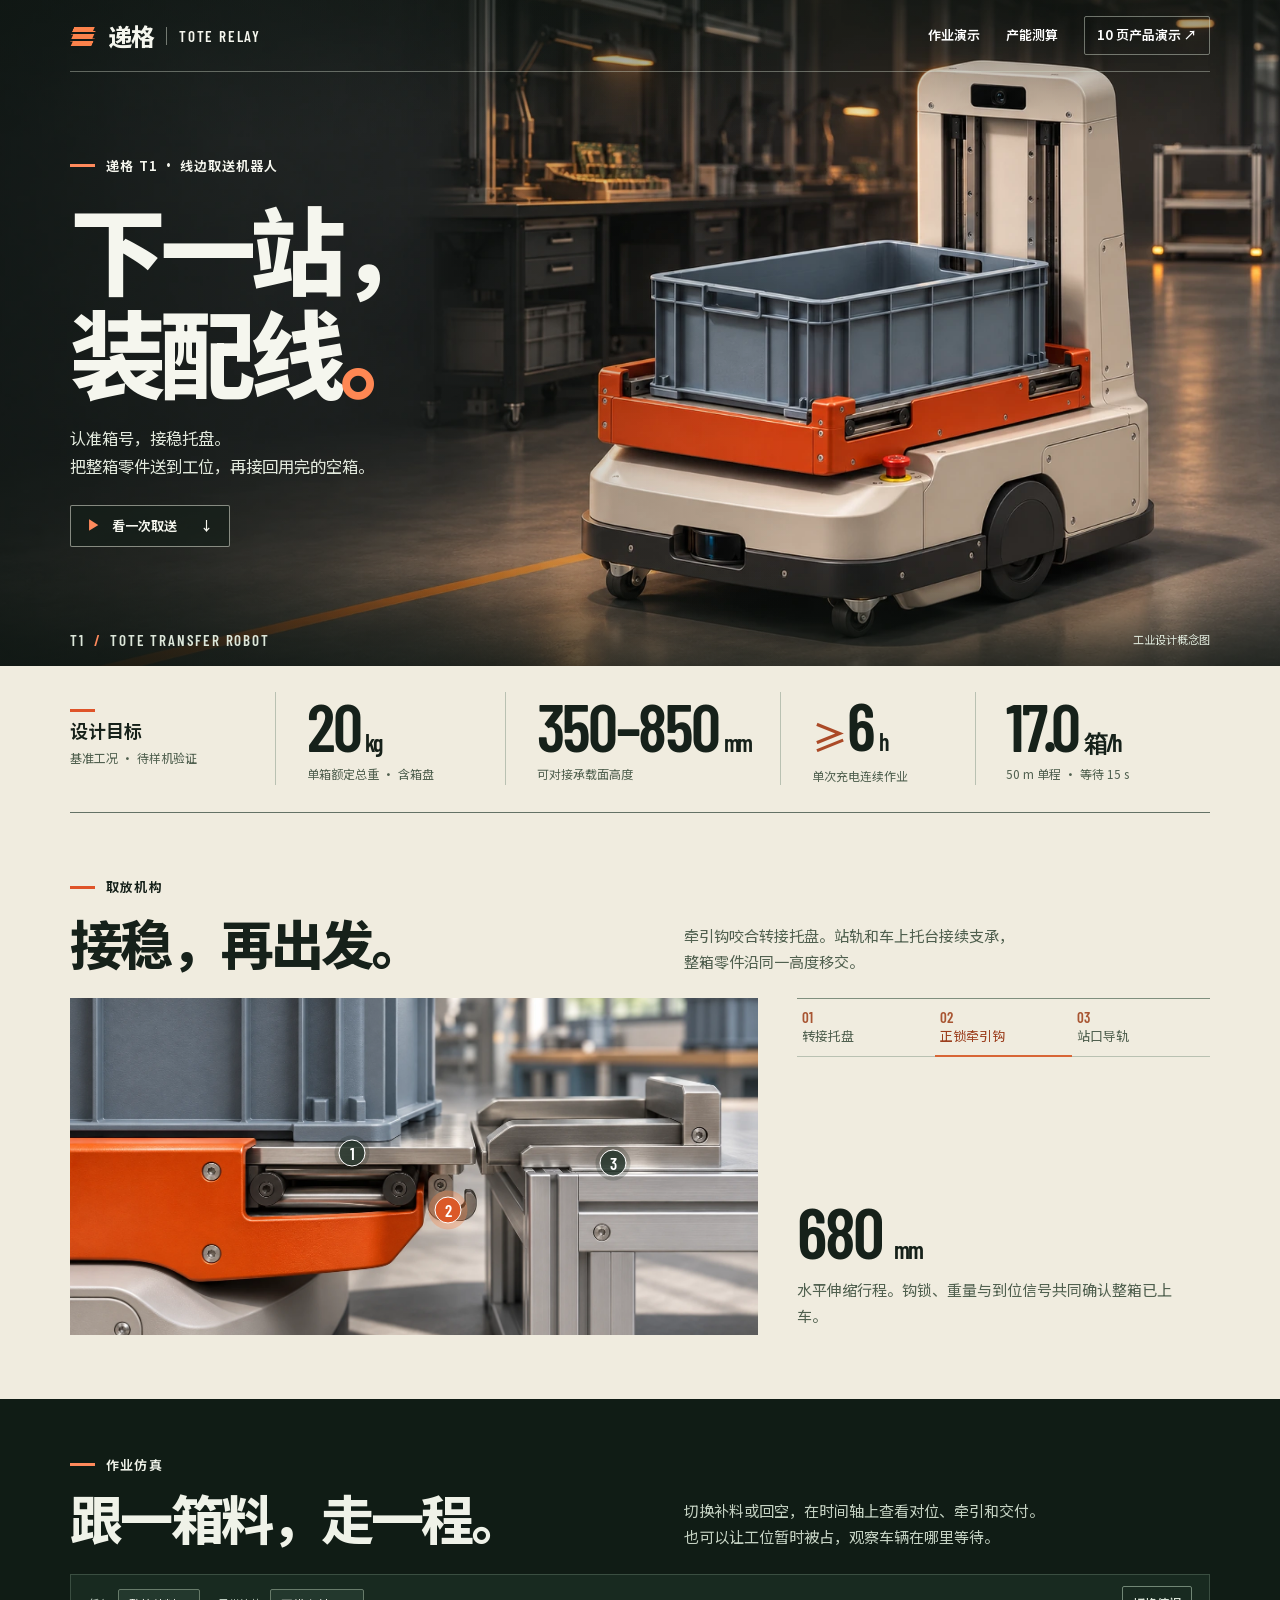
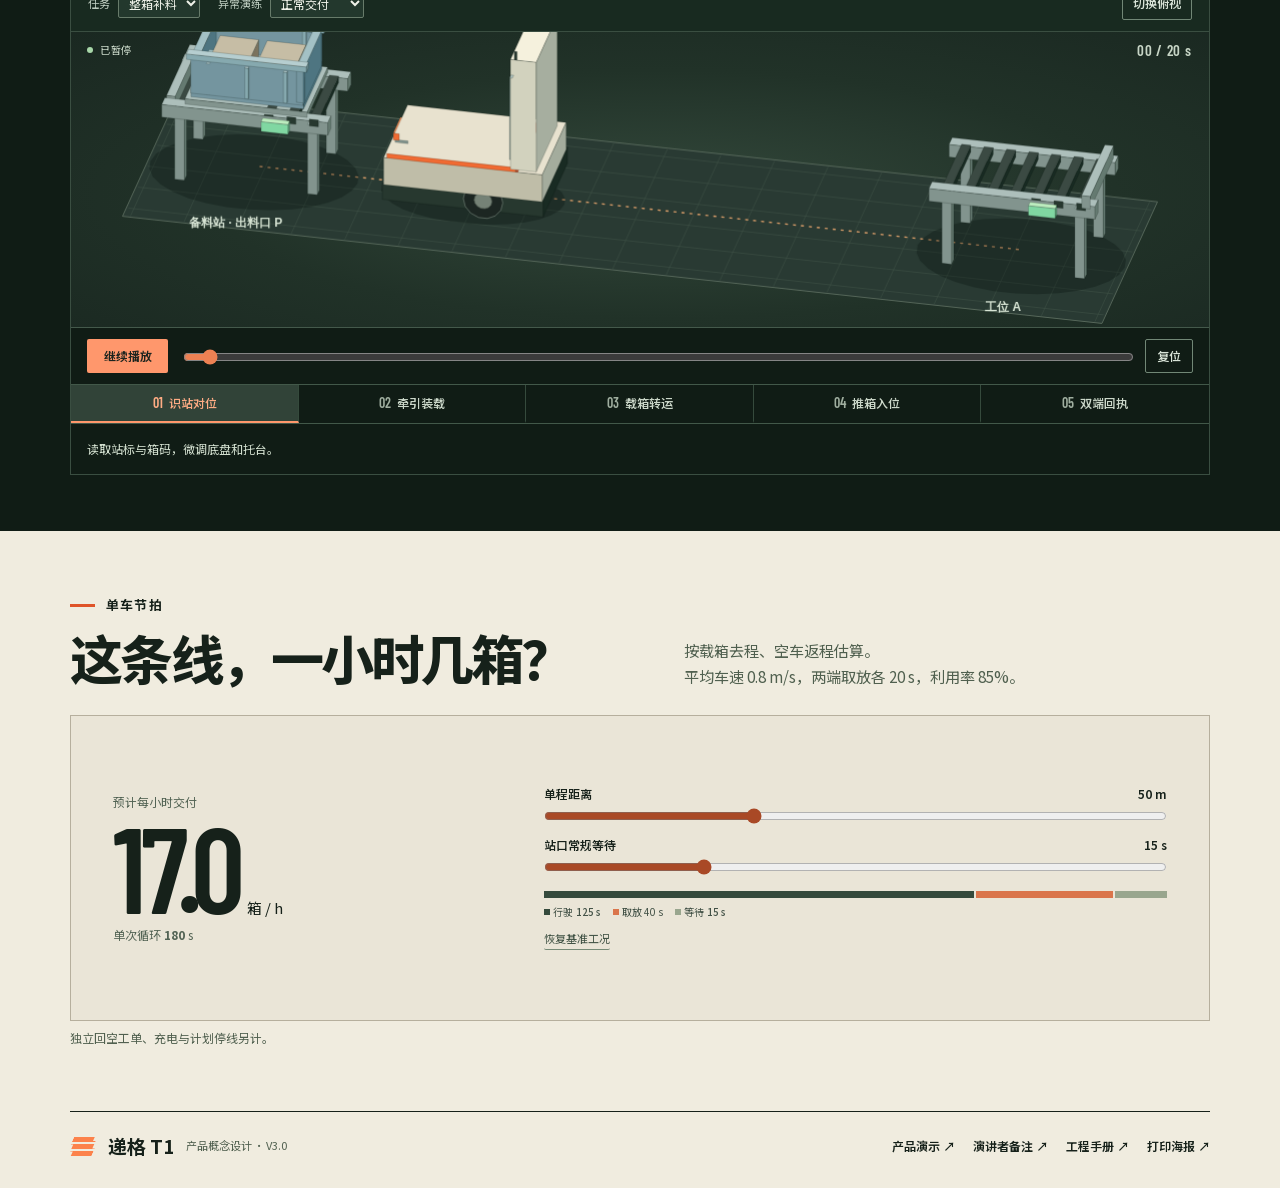
<file: index.html>
<!doctype html>
<html lang="zh-CN">
  <head>
    <meta charset="utf-8" />
    <meta name="viewport" content="width=device-width,initial-scale=1" />
    <meta name="theme-color" content="#17201b" />
    <title>递格 T1 · 下一站，装配线。</title>
    <meta
      name="description"
      content="递格 T1 线边取送机器人。探索整箱补料、空箱回收、异常恢复与交付能力。"
    />
    <link rel="icon" href="./deck/media/icon.png" />
    <link rel="stylesheet" href="./deck/media/type.css" />
    <link rel="stylesheet" href="./poster.css" />
  </head>
  <body>
    <a class="skip" href="#motion">跳到作业演示</a>
    <main>
      <section class="hero" aria-labelledby="headline">
        <div class="hero-art">
          <img
            src="./deck/media/workshop.webp"
            width="1672"
            height="941"
            alt="递格 T1 在电子装配车间的工业设计概念图"
            fetchpriority="high"
          />
        </div>
        <div class="shade"></div>
        <header>
          <a class="brand" href="#headline" aria-label="递格 T1 海报首页"
            ><i class="logo"></i>递格 <span>TOTE RELAY</span></a
          >
          <nav aria-label="主导航">
            <a href="#motion">作业演示</a><a href="#capacity">产能测算</a
            ><a class="deck-link" href="./deck/#/1">10 页产品演示 ↗</a>
          </nav>
        </header>
        <div class="hero-copy">
          <p class="eyebrow"><i></i>递格 T1 · 线边取送机器人</p>
          <h1 id="headline">
            <span>下一站，</span><span>装配线<em>。</em></span>
          </h1>
          <p class="hero-lead">
            认准箱号，接稳托盘。<br />把整箱零件送到工位，再接回用完的空箱。
          </p>
          <a class="watch" href="#motion"
            ><b aria-hidden="true">▶</b> 看一次取送
            <span aria-hidden="true">↓</span></a
          >
        </div>
        <div class="hero-foot">
          <b>T1 <i>/</i> TOTE TRANSFER ROBOT</b><span>工业设计概念图</span>
        </div>
      </section>
      <section class="stats wrap" aria-label="工程设计目标">
        <div class="stat-label">
          <i></i><strong>设计目标</strong><span>基准工况 · 待样机验证</span>
        </div>
        <div>
          <strong>20<small>kg</small></strong
          ><span>单箱额定总重 · 含箱盘</span>
        </div>
        <div>
          <strong>350–850<small>mm</small></strong
          ><span>可对接承载面高度</span>
        </div>
        <div>
          <strong><em>≥</em>6<small>h</small></strong
          ><span>单次充电连续作业</span>
        </div>
        <div>
          <strong>17.0<small>箱/h</small></strong
          ><span>50 m 单程 · 等待 15 s</span>
        </div>
      </section>
      <section id="mechanism" class="mechanism wrap">
        <div class="mechanism-intro">
          <p class="eyebrow"><i></i>取放机构</p>
          <h2>接稳，再出发。</h2>
          <p>
            牵引钩咬合转接托盘。站轨和车上托台接续支承，<br
              class="wide"
            />整箱零件沿同一高度移交。
          </p>
        </div>
        <div class="mechanism-grid">
          <figure class="macro">
            <img
              src="./deck/media/coupling.webp"
              width="1536"
              height="1024"
              loading="lazy"
              alt="转接托盘、正锁牵引钩与站轨接口概念特写"
            />
            <button
              type="button"
              class="pin p0"
              data-pick="0"
              aria-label="查看转接托盘"
              aria-pressed="false"
            >
              1</button
            ><button
              type="button"
              class="pin p1"
              data-pick="1"
              aria-label="查看牵引钩"
              aria-pressed="true"
            >
              2</button
            ><button
              type="button"
              class="pin p2"
              data-pick="2"
              aria-label="查看站口导轨"
              aria-pressed="false"
            >
              3
            </button>
          </figure>
          <div class="parts">
            <div class="part-nav" role="group" aria-label="选择机构部件">
              <button data-pick="0" aria-pressed="false">
                <small>01</small>转接托盘</button
              ><button data-pick="1" aria-pressed="true">
                <small>02</small>正锁牵引钩</button
              ><button data-pick="2" aria-pressed="false">
                <small>03</small>站口导轨
              </button>
            </div>
            <div class="part-detail" aria-live="polite">
              <strong>680 <small>mm</small></strong>
              <p>水平伸缩行程。钩锁、重量与到位信号共同确认整箱已上车。</p>
            </div>
            <dl class="print-parts">
              <div>
                <dt>01　转接托盘</dt>
                <dd>620 × 420 mm</dd>
              </div>
              <div>
                <dt>02　水平牵引行程</dt>
                <dd>680 mm</dd>
              </div>
              <div>
                <dt>03　站口净宽</dt>
                <dd>≥450 mm</dd>
              </div>
            </dl>
          </div>
        </div>
      </section>
      <section id="motion" class="motion-sec">
        <div class="wrap">
          <div class="section-head">
            <div>
              <p class="eyebrow"><i></i>作业仿真</p>
              <h2>跟一箱料，走一程。</h2>
            </div>
            <p>
              切换补料或回空，在时间轴上查看对位、牵引和交付。<br
                class="wide"
              />也可以让工位暂时被占，观察车辆在哪里等待。
            </p>
          </div>
          <tote-mission autoplay></tote-mission
          ><noscript
            ><p>
              取箱前核对箱号和站口。车端空载、工位有箱后登记交付。启用
              JavaScript 可操作仿真。
            </p></noscript
          >
        </div>
      </section>
      <section id="capacity" class="calc-sec wrap">
        <div class="section-head">
          <div>
            <p class="eyebrow"><i></i>单车节拍</p>
            <h2>这条线，一小时几箱？</h2>
          </div>
          <p>
            按载箱去程、空车返程估算。<br />平均车速 0.8 m/s，两端取放各 20
            s，利用率 85%。
          </p>
        </div>
        <line-budget></line-budget
        ><noscript
          ><p>基准单程 50 m，常规等待 15 s，预计 17.0 箱/h。</p></noscript
        >
        <p class="fine">独立回空工单、充电与计划停线另计。</p>
      </section>
      <section class="print-flow">
        <h2>一箱料的交付顺序</h2>
        <ol>
          <li>
            <b>识站核箱</b>
            <p>核对工单、站号与箱号，调整对接位置。</p>
          </li>
          <li>
            <b>牵引锁箱</b>
            <p>牵引托盘上车，称重和到位信号确认装载。</p>
          </li>
          <li>
            <b>载箱转运</b>
            <p>锁定托盘，降至 350 mm 运输位后驶向目标站。</p>
          </li>
          <li>
            <b>双端确认</b>
            <p>车端空载、工位有箱，登记一次交付记录。</p>
          </li>
        </ol>
      </section>
      <footer class="wrap">
        <div class="footer-brand">
          <i class="logo"></i><b>递格 T1</b><span>产品概念设计 · V3.0</span>
        </div>
        <div class="footer-links">
          <a href="./deck/#/1">产品演示 ↗</a
          ><a href="./deck/#/presenter/1">演讲者备注 ↗</a
          ><a href="./engineering.html">工程手册 ↗</a
          ><button id="print">打印海报 ↗</button>
        </div>
      </footer>
    </main>
    <script type="module" src="./deck/lab/relay.js"></script>
    <script type="module" src="./poster.js"></script>
  </body>
</html>
</file>
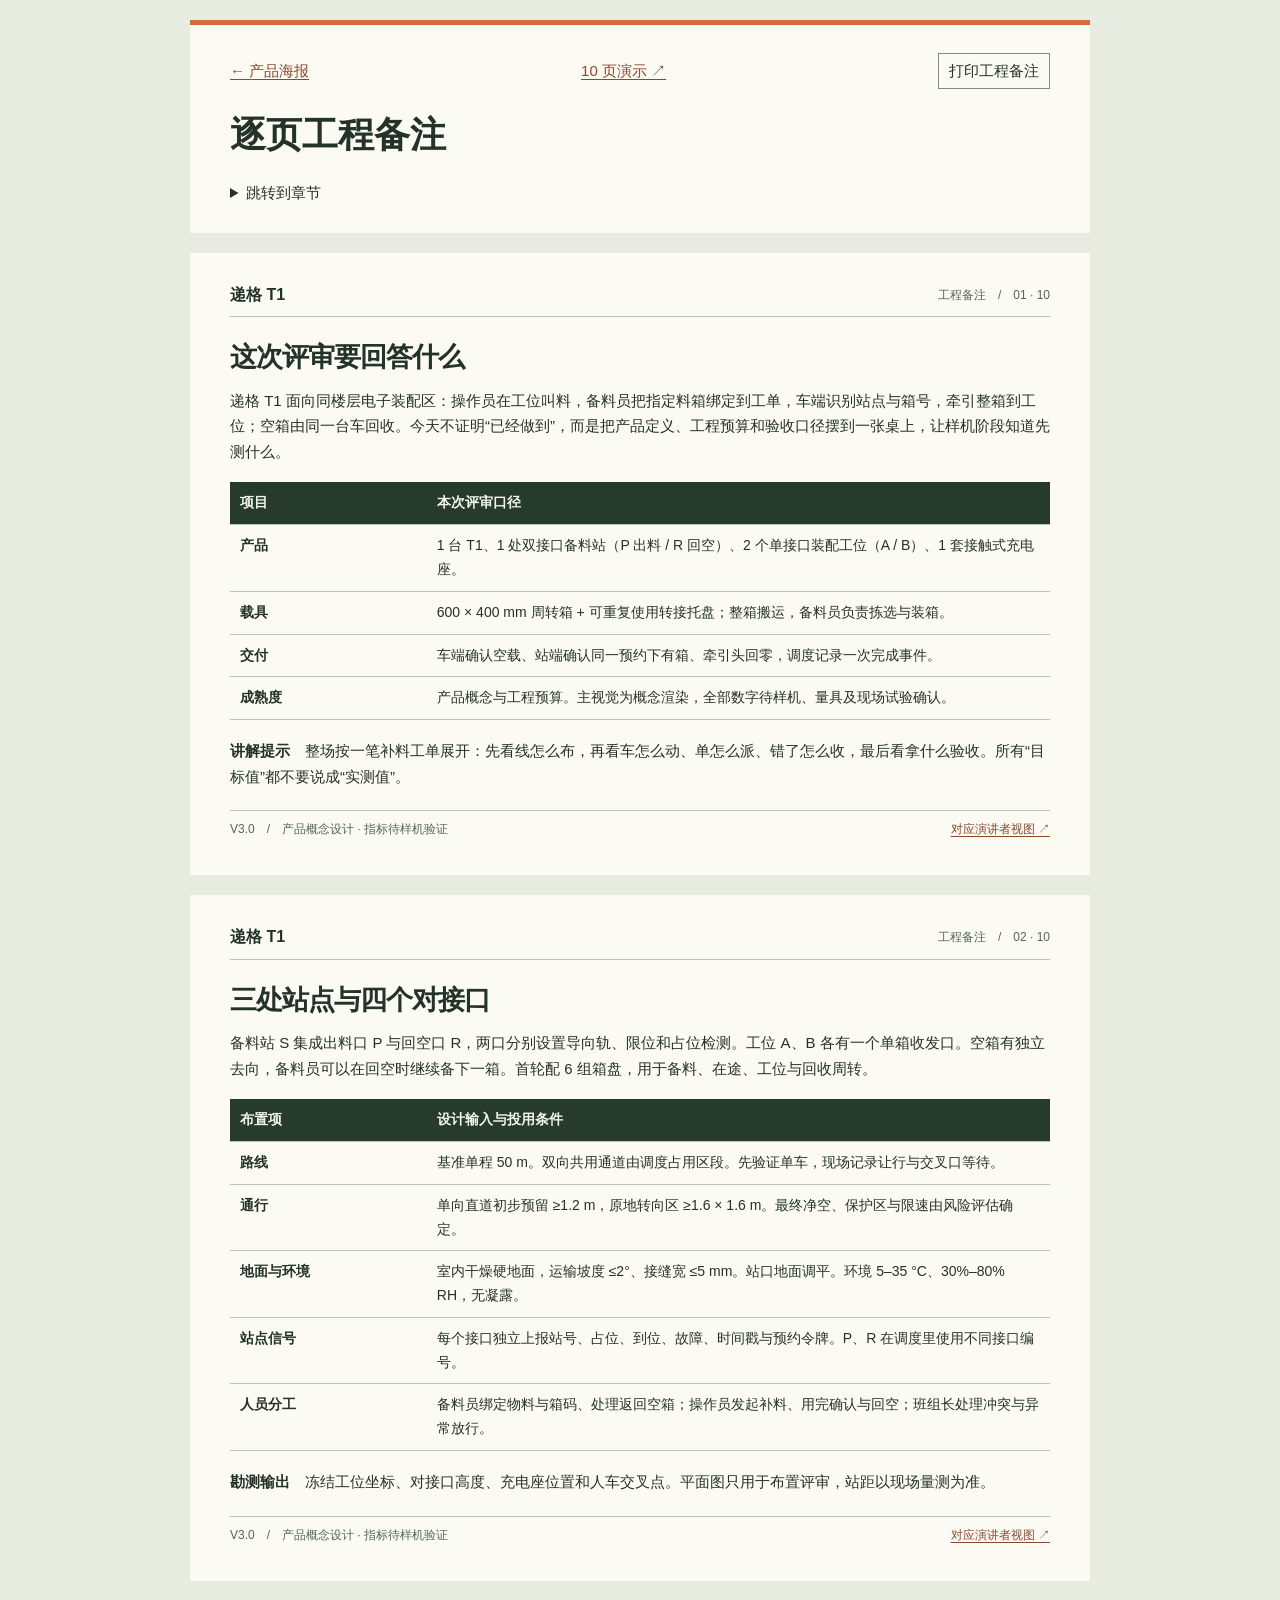
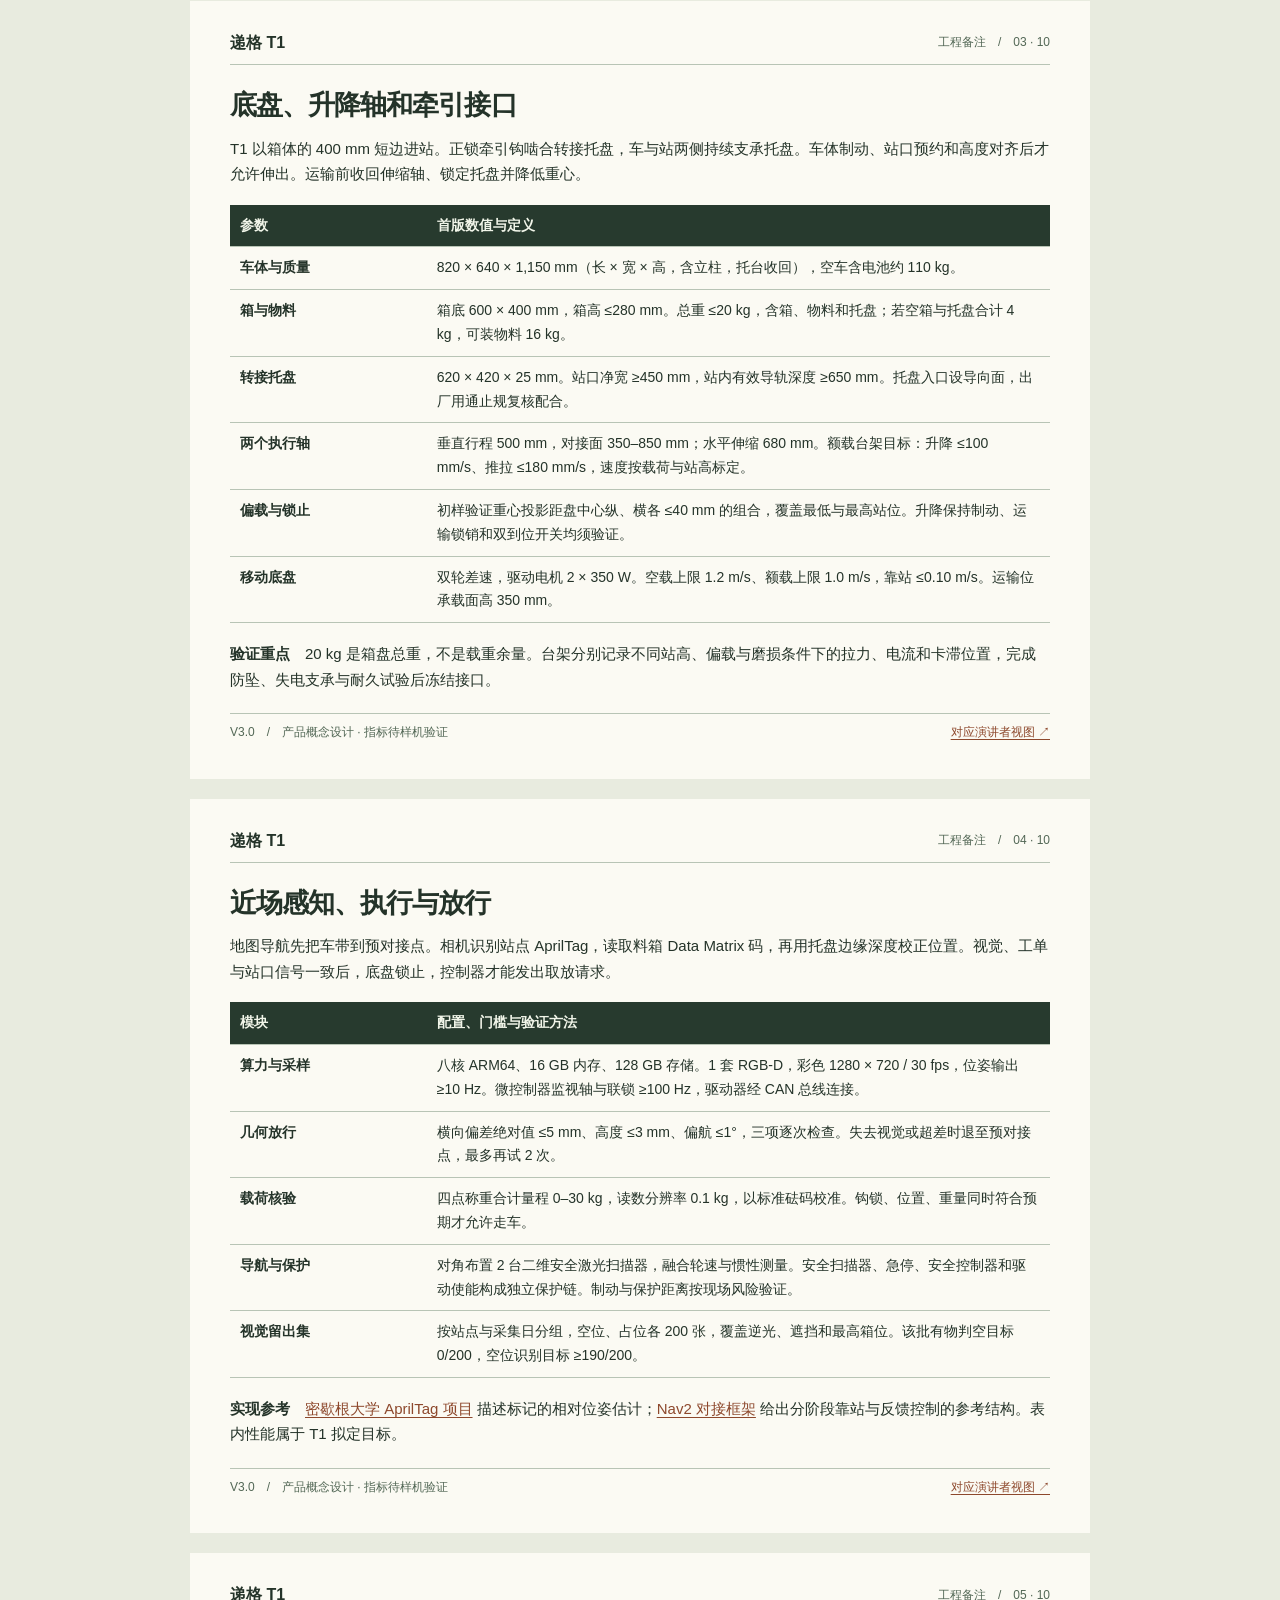
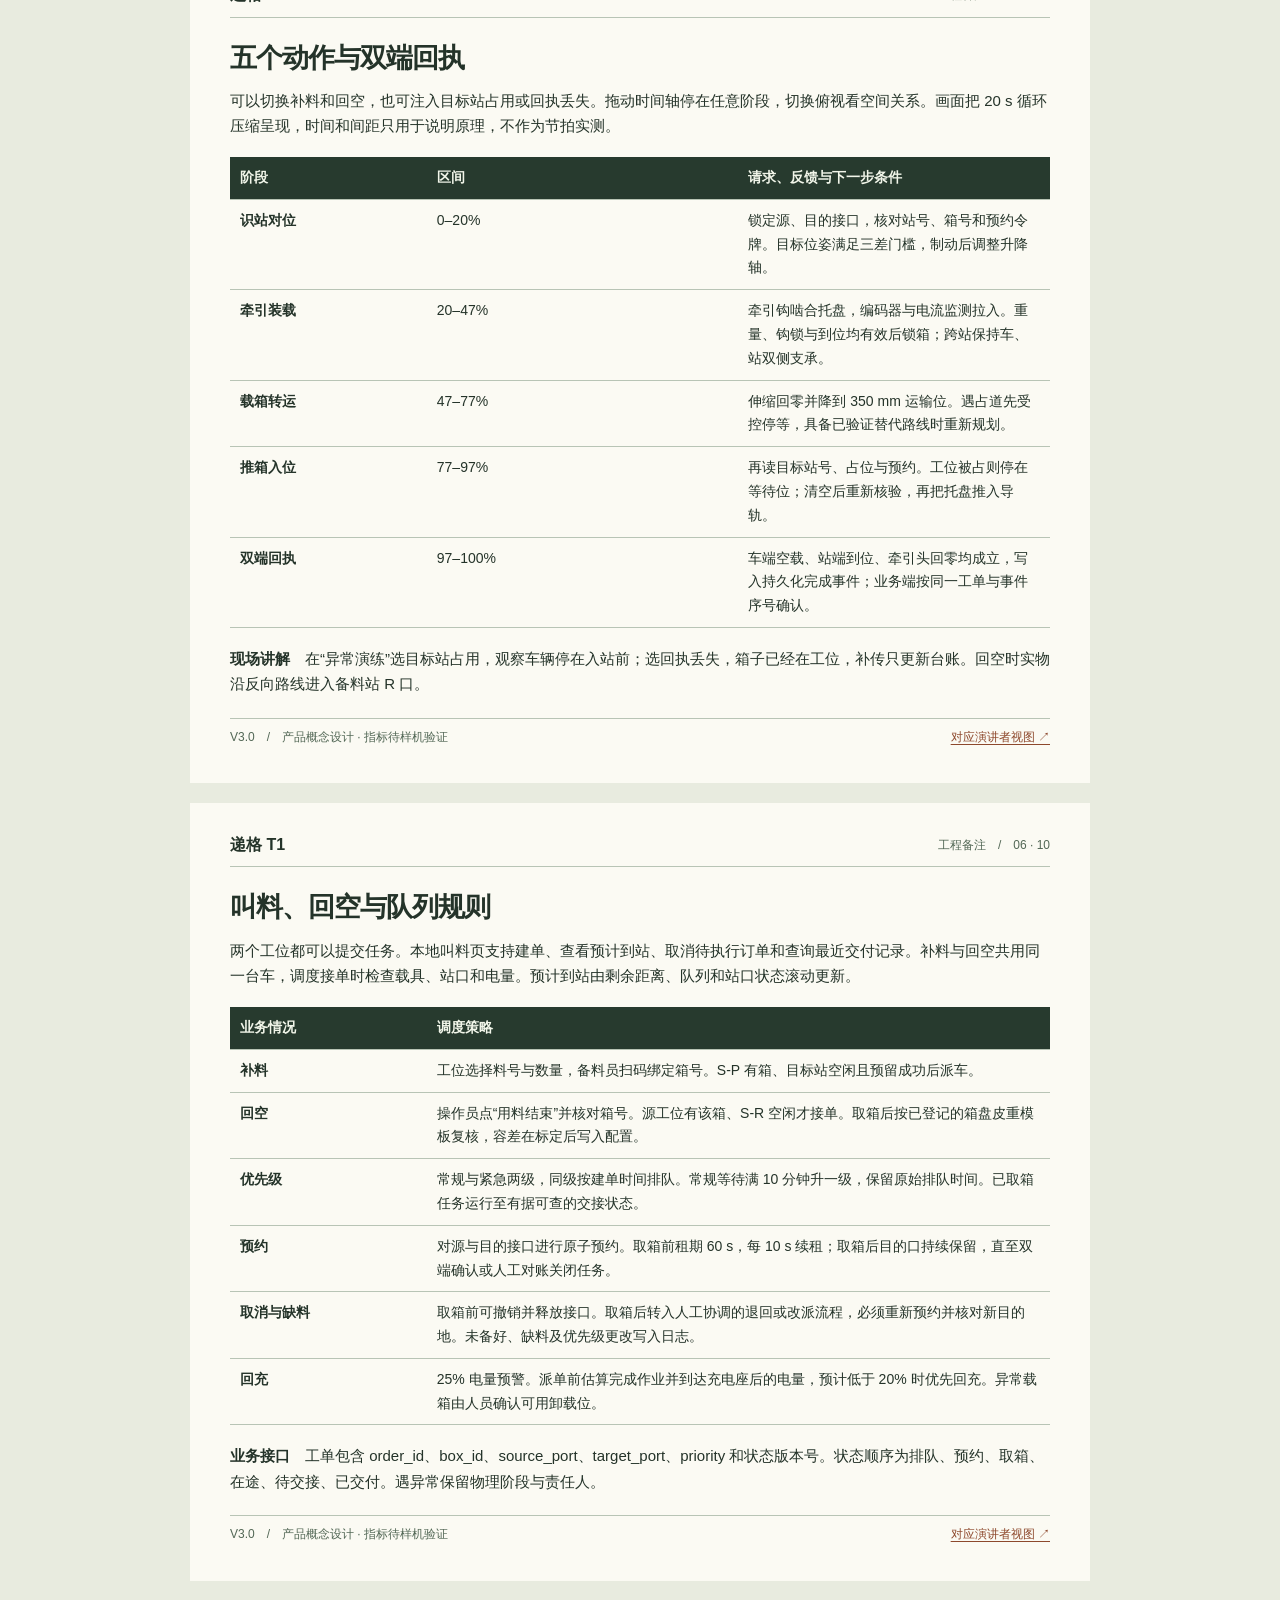
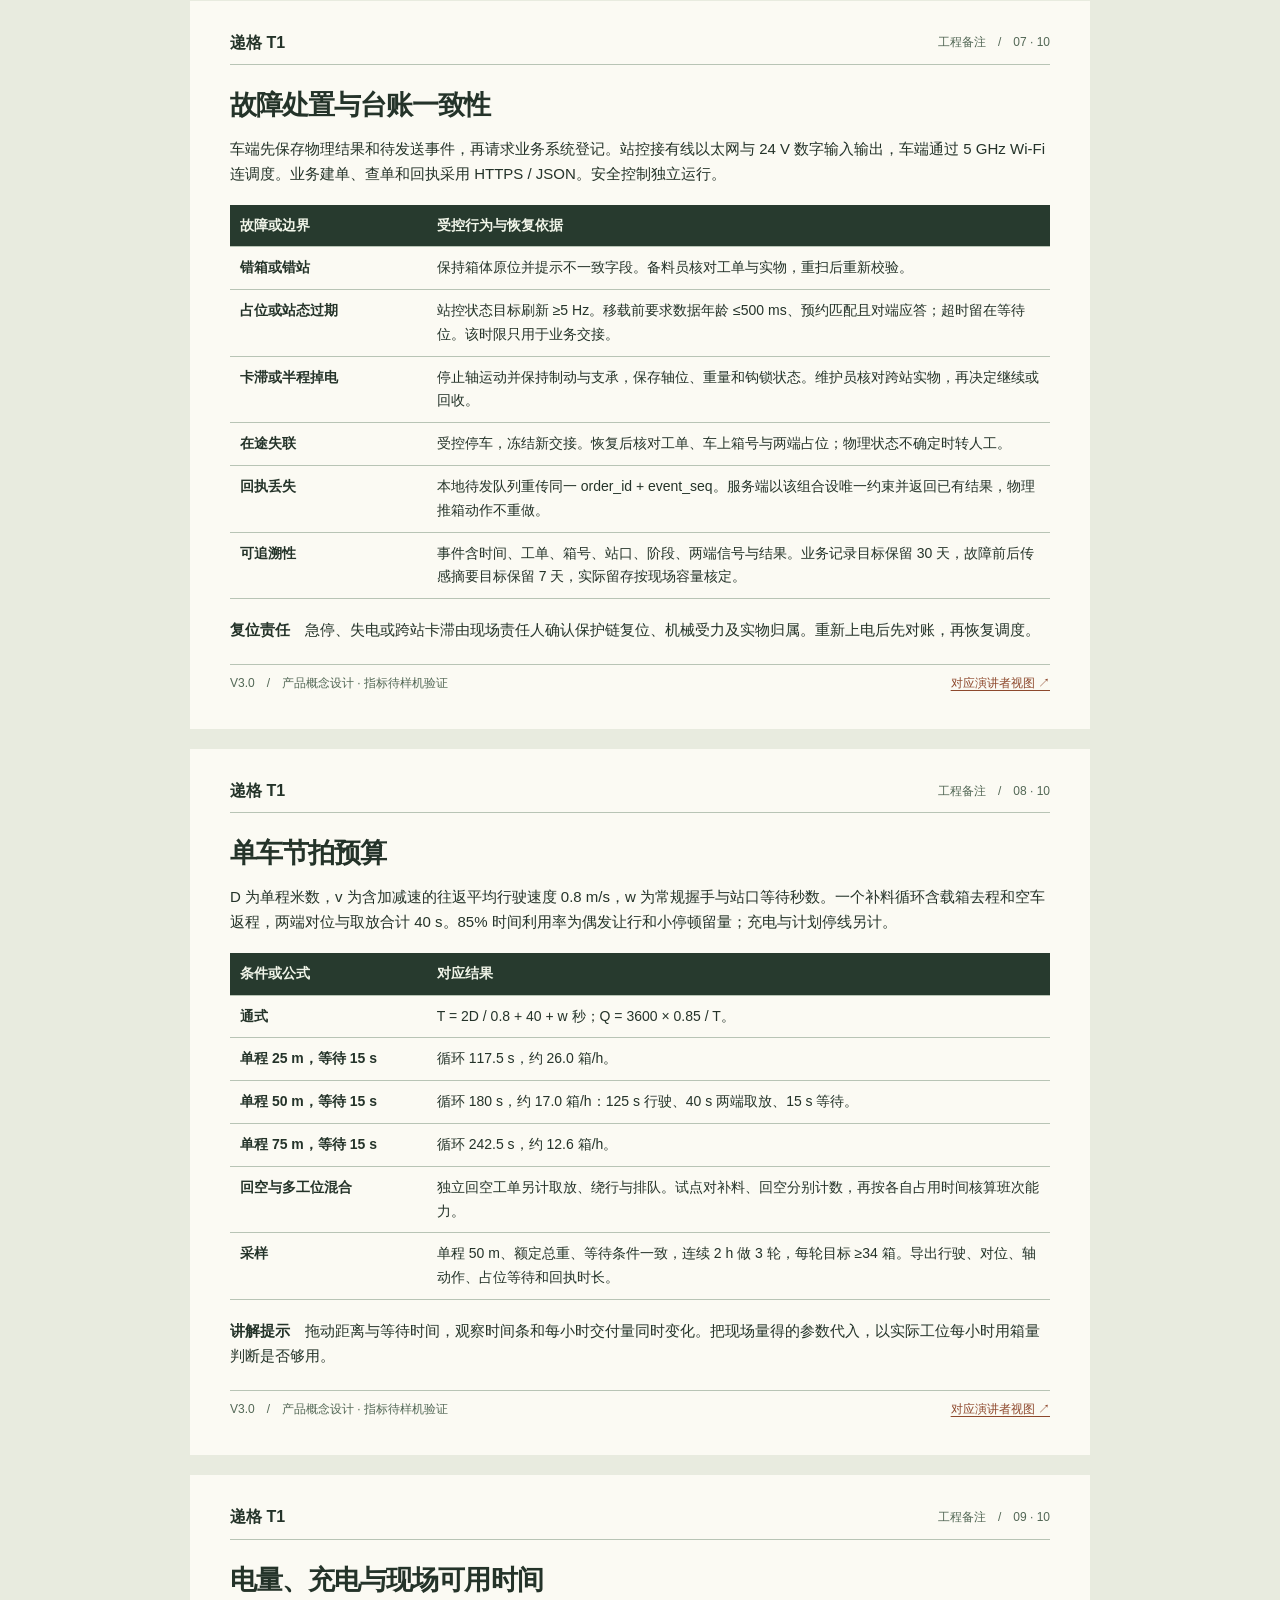
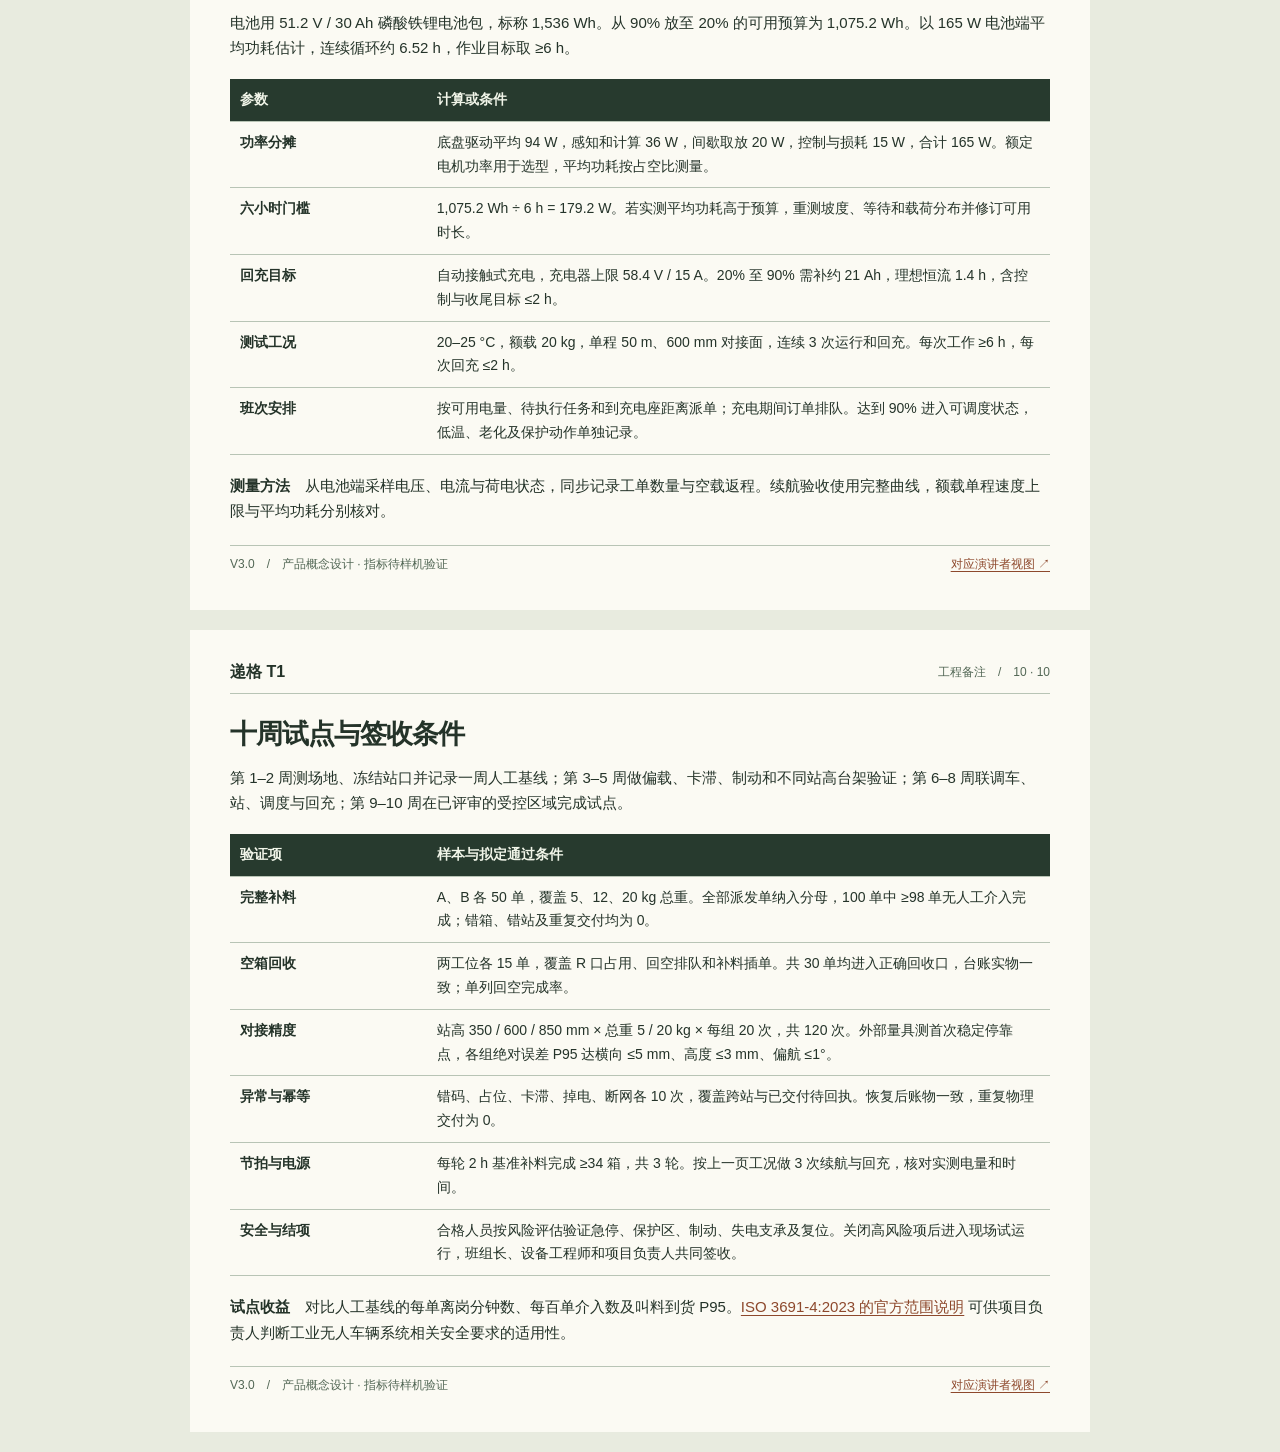
<file: engineering.html>
<!doctype html><html lang="zh-CN"><head><meta charset="utf-8"><meta name="viewport" content="width=device-width, initial-scale=1"><title>递格 T1 · 逐页工程备注</title><link rel="icon" href="./deck/media/icon.png"><link rel="stylesheet" href="./deck/media/type.css"><style>* {
  box-sizing: border-box;
}
html {
  scroll-behavior: smooth;
}
body {
  --paper: #fbfaf3;
  --ink: #243329;
  --muted: #526755;
  --rule: #b8c4b5;
  margin: 0;
  background: #e8ebdf;
  color: var(--ink);
  font:
    400 15px/1.7 "Relay CJK",
    "Microsoft YaHei",
    sans-serif;
}
nav,
section {
  max-width: 900px;
  margin: 20px auto;
  background: var(--paper);
  padding: 28px 40px;
}
nav {
  border-top: 5px solid #d56c3d;
}
nav > div,
section header,
section footer {
  display: flex;
  justify-content: space-between;
  align-items: center;
  gap: 12px;
}
nav h1 {
  font-size: 36px;
  margin: 15px 0;
}
a {
  color: #8d482c;
  text-underline-offset: 3px;
}
button {
  font: inherit;
  color: var(--ink);
  padding: 4px 10px;
  background: transparent;
  border: 1px solid #7e907d;
  cursor: pointer;
}
summary {
  cursor: pointer;
}
.toc {
  display: grid;
  grid-template-columns: 1fr 1fr;
  gap: 4px 18px;
  margin: 10px 0;
}
section header,
section footer {
  padding-bottom: 8px;
  border-bottom: 1px solid var(--rule);
  font-size: 12px;
  color: var(--muted);
}
section header b {
  font-size: 16px;
  color: var(--ink);
}
h3 {
  font-size: 27px;
  line-height: 1.35;
  letter-spacing: -0.035em;
  margin: 22px 0 12px;
}
p {
  margin: 10px 0;
}
table {
  border-collapse: collapse;
  width: 100%;
  margin: 18px 0;
  table-layout: fixed;
  font-size: 14px;
}
th,
td {
  padding: 9px 10px;
  text-align: left;
  border-bottom: 1px solid var(--rule);
  vertical-align: top;
  overflow-wrap: anywhere;
}
thead {
  background: #273a2e;
  color: #f1f5e9;
}
th:first-child,
td:first-child {
  width: 24%;
  font-weight: 650;
}
section footer {
  margin-top: 21px;
  border-top: 1px solid var(--rule);
  border-bottom: 0;
  padding-top: 8px;
}
.toc a:focus-visible,
button:focus-visible {
  outline: 3px solid #db7445;
}
@media (max-width: 620px) {
  nav,
  section {
    margin: 9px;
    padding: 16px;
  }
  .toc {
    grid-template-columns: 1fr;
  }
  nav > div {
    font-size: 12px;
  }
  h3 {
    font-size: 23px;
  }
  th,
  td {
    padding: 6px;
    font-size: 12px;
  }
  section footer {
    font-size: 10px;
  }
}
@page {
  size: A4 portrait;
  margin: 0;
}
@media print {
  * {
    -webkit-print-color-adjust: exact;
    print-color-adjust: exact;
  }
  body {
    background: var(--paper);
  }
  nav {
    display: none;
  }
  section {
    position: relative;
    margin: 0;
    width: 210mm;
    height: 296.8mm;
    max-width: none;
    padding: 14mm 16mm;
    break-after: page;
  }
  section:last-child {
    break-after: auto;
  }
  section header {
    font-size: 9pt;
    padding-bottom: 3mm;
  }
  section header b {
    font-size: 13pt;
  }
  h3 {
    font-size: 22pt;
    margin: 8mm 0 4mm;
  }
  p {
    font-size: 10.8pt;
    line-height: 1.7;
  }
  table {
    font-size: 10.5pt;
    line-height: 1.65;
    margin: 6mm 0;
  }
  td,
  th {
    padding: 3mm 2.7mm;
  }
  section footer {
    position: absolute;
    inset: auto 16mm 12mm;
    font-size: 8pt;
  }
  section footer a {
    display: none;
  }
}
</style></head><body><nav><div><a href="./">← 产品海报</a><a href="./deck/#/1">10 页演示 ↗</a><button onclick="window.print()">打印工程备注</button></div><h1>逐页工程备注</h1><details><summary>跳转到章节</summary><div class="toc"><a href="#n1">01　这次评审要回答什么</a><a href="#n2">02　三处站点与四个对接口</a><a href="#n3">03　底盘、升降轴和牵引接口</a><a href="#n4">04　近场感知、执行与放行</a><a href="#n5">05　五个动作与双端回执</a><a href="#n6">06　叫料、回空与队列规则</a><a href="#n7">07　故障处置与台账一致性</a><a href="#n8">08　单车节拍预算</a><a href="#n9">09　电量、充电与现场可用时间</a><a href="#n10">10　十周试点与签收条件</a></div></details></nav><main><section id="n1"><header><b>递格 T1</b><span>工程备注　/　01 · 10</span></header><h3>这次评审要回答什么</h3>
<p>递格 T1 面向同楼层电子装配区：操作员在工位叫料，备料员把指定料箱绑定到工单，车端识别站点与箱号，牵引整箱到工位；空箱由同一台车回收。今天不证明“已经做到”，而是把产品定义、工程预算和验收口径摆到一张桌上，让样机阶段知道先测什么。</p>
<table>
<thead>
<tr>
<th>项目</th>
<th>本次评审口径</th>
</tr>
</thead>
<tbody>
<tr>
<td>产品</td>
<td>1 台 T1、1 处双接口备料站（P 出料 / R 回空）、2 个单接口装配工位（A / B）、1 套接触式充电座。</td>
</tr>
<tr>
<td>载具</td>
<td>600 × 400 mm 周转箱 + 可重复使用转接托盘；整箱搬运，备料员负责拣选与装箱。</td>
</tr>
<tr>
<td>交付</td>
<td>车端确认空载、站端确认同一预约下有箱、牵引头回零，调度记录一次完成事件。</td>
</tr>
<tr>
<td>成熟度</td>
<td>产品概念与工程预算。主视觉为概念渲染，全部数字待样机、量具及现场试验确认。</td>
</tr>
</tbody>
</table>
<p><strong>讲解提示</strong>　整场按一笔补料工单展开：先看线怎么布，再看车怎么动、单怎么派、错了怎么收，最后看拿什么验收。所有“目标值”都不要说成“实测值”。</p>
<footer><span>V3.0　/　产品概念设计 · 指标待样机验证</span><a href="./deck/#/presenter/1">对应演讲者视图 ↗</a></footer></section>
<section id="n2"><header><b>递格 T1</b><span>工程备注　/　02 · 10</span></header><h3>三处站点与四个对接口</h3>
<p>备料站 S 集成出料口 P 与回空口 R，两口分别设置导向轨、限位和占位检测。工位 A、B 各有一个单箱收发口。空箱有独立去向，备料员可以在回空时继续备下一箱。首轮配 6 组箱盘，用于备料、在途、工位与回收周转。</p>
<table>
<thead>
<tr>
<th>布置项</th>
<th>设计输入与投用条件</th>
</tr>
</thead>
<tbody>
<tr>
<td>路线</td>
<td>基准单程 50 m。双向共用通道由调度占用区段。先验证单车，现场记录让行与交叉口等待。</td>
</tr>
<tr>
<td>通行</td>
<td>单向直道初步预留 ≥1.2 m，原地转向区 ≥1.6 × 1.6 m。最终净空、保护区与限速由风险评估确定。</td>
</tr>
<tr>
<td>地面与环境</td>
<td>室内干燥硬地面，运输坡度 ≤2°、接缝宽 ≤5 mm。站口地面调平。环境 5–35 °C、30%–80% RH，无凝露。</td>
</tr>
<tr>
<td>站点信号</td>
<td>每个接口独立上报站号、占位、到位、故障、时间戳与预约令牌。P、R 在调度里使用不同接口编号。</td>
</tr>
<tr>
<td>人员分工</td>
<td>备料员绑定物料与箱码、处理返回空箱；操作员发起补料、用完确认与回空；班组长处理冲突与异常放行。</td>
</tr>
</tbody>
</table>
<p><strong>勘测输出</strong>　冻结工位坐标、对接口高度、充电座位置和人车交叉点。平面图只用于布置评审，站距以现场量测为准。</p>
<footer><span>V3.0　/　产品概念设计 · 指标待样机验证</span><a href="./deck/#/presenter/2">对应演讲者视图 ↗</a></footer></section>
<section id="n3"><header><b>递格 T1</b><span>工程备注　/　03 · 10</span></header><h3>底盘、升降轴和牵引接口</h3>
<p>T1 以箱体的 400 mm 短边进站。正锁牵引钩啮合转接托盘，车与站两侧持续支承托盘。车体制动、站口预约和高度对齐后才允许伸出。运输前收回伸缩轴、锁定托盘并降低重心。</p>
<table>
<thead>
<tr>
<th>参数</th>
<th>首版数值与定义</th>
</tr>
</thead>
<tbody>
<tr>
<td>车体与质量</td>
<td>820 × 640 × 1,150 mm（长 × 宽 × 高，含立柱，托台收回），空车含电池约 110 kg。</td>
</tr>
<tr>
<td>箱与物料</td>
<td>箱底 600 × 400 mm，箱高 ≤280 mm。总重 ≤20 kg，含箱、物料和托盘；若空箱与托盘合计 4 kg，可装物料 16 kg。</td>
</tr>
<tr>
<td>转接托盘</td>
<td>620 × 420 × 25 mm。站口净宽 ≥450 mm，站内有效导轨深度 ≥650 mm。托盘入口设导向面，出厂用通止规复核配合。</td>
</tr>
<tr>
<td>两个执行轴</td>
<td>垂直行程 500 mm，对接面 350–850 mm；水平伸缩 680 mm。额载台架目标：升降 ≤100 mm/s、推拉 ≤180 mm/s，速度按载荷与站高标定。</td>
</tr>
<tr>
<td>偏载与锁止</td>
<td>初样验证重心投影距盘中心纵、横各 ≤40 mm 的组合，覆盖最低与最高站位。升降保持制动、运输锁销和双到位开关均须验证。</td>
</tr>
<tr>
<td>移动底盘</td>
<td>双轮差速，驱动电机 2 × 350 W。空载上限 1.2 m/s、额载上限 1.0 m/s，靠站 ≤0.10 m/s。运输位承载面高 350 mm。</td>
</tr>
</tbody>
</table>
<p><strong>验证重点</strong>　20 kg 是箱盘总重，不是载重余量。台架分别记录不同站高、偏载与磨损条件下的拉力、电流和卡滞位置，完成防坠、失电支承与耐久试验后冻结接口。</p>
<footer><span>V3.0　/　产品概念设计 · 指标待样机验证</span><a href="./deck/#/presenter/3">对应演讲者视图 ↗</a></footer></section>
<section id="n4"><header><b>递格 T1</b><span>工程备注　/　04 · 10</span></header><h3>近场感知、执行与放行</h3>
<p>地图导航先把车带到预对接点。相机识别站点 AprilTag，读取料箱 Data Matrix 码，再用托盘边缘深度校正位置。视觉、工单与站口信号一致后，底盘锁止，控制器才能发出取放请求。</p>
<table>
<thead>
<tr>
<th>模块</th>
<th>配置、门槛与验证方法</th>
</tr>
</thead>
<tbody>
<tr>
<td>算力与采样</td>
<td>八核 ARM64、16 GB 内存、128 GB 存储。1 套 RGB-D，彩色 1280 × 720 / 30 fps，位姿输出 ≥10 Hz。微控制器监视轴与联锁 ≥100 Hz，驱动器经 CAN 总线连接。</td>
</tr>
<tr>
<td>几何放行</td>
<td>横向偏差绝对值 ≤5 mm、高度 ≤3 mm、偏航 ≤1°，三项逐次检查。失去视觉或超差时退至预对接点，最多再试 2 次。</td>
</tr>
<tr>
<td>载荷核验</td>
<td>四点称重合计量程 0–30 kg，读数分辨率 0.1 kg，以标准砝码校准。钩锁、位置、重量同时符合预期才允许走车。</td>
</tr>
<tr>
<td>导航与保护</td>
<td>对角布置 2 台二维安全激光扫描器，融合轮速与惯性测量。安全扫描器、急停、安全控制器和驱动使能构成独立保护链。制动与保护距离按现场风险验证。</td>
</tr>
<tr>
<td>视觉留出集</td>
<td>按站点与采集日分组，空位、占位各 200 张，覆盖逆光、遮挡和最高箱位。该批有物判空目标 0/200，空位识别目标 ≥190/200。</td>
</tr>
</tbody>
</table>
<p><strong>实现参考</strong>　<a href="https://april.eecs.umich.edu/software/apriltag">密歇根大学 AprilTag 项目</a> 描述标记的相对位姿估计；<a href="https://api.nav2.org/nav2-rolling/html/md_nav2_docking_README.html">Nav2 对接框架</a> 给出分阶段靠站与反馈控制的参考结构。表内性能属于 T1 拟定目标。</p>
<footer><span>V3.0　/　产品概念设计 · 指标待样机验证</span><a href="./deck/#/presenter/4">对应演讲者视图 ↗</a></footer></section>
<section id="n5"><header><b>递格 T1</b><span>工程备注　/　05 · 10</span></header><h3>五个动作与双端回执</h3>
<p>可以切换补料和回空，也可注入目标站占用或回执丢失。拖动时间轴停在任意阶段，切换俯视看空间关系。画面把 20 s 循环压缩呈现，时间和间距只用于说明原理，不作为节拍实测。</p>
<table>
<thead>
<tr>
<th>阶段</th>
<th>区间</th>
<th>请求、反馈与下一步条件</th>
</tr>
</thead>
<tbody>
<tr>
<td>识站对位</td>
<td>0–20%</td>
<td>锁定源、目的接口，核对站号、箱号和预约令牌。目标位姿满足三差门槛，制动后调整升降轴。</td>
</tr>
<tr>
<td>牵引装载</td>
<td>20–47%</td>
<td>牵引钩啮合托盘，编码器与电流监测拉入。重量、钩锁与到位均有效后锁箱；跨站保持车、站双侧支承。</td>
</tr>
<tr>
<td>载箱转运</td>
<td>47–77%</td>
<td>伸缩回零并降到 350 mm 运输位。遇占道先受控停等，具备已验证替代路线时重新规划。</td>
</tr>
<tr>
<td>推箱入位</td>
<td>77–97%</td>
<td>再读目标站号、占位与预约。工位被占则停在等待位；清空后重新核验，再把托盘推入导轨。</td>
</tr>
<tr>
<td>双端回执</td>
<td>97–100%</td>
<td>车端空载、站端到位、牵引头回零均成立，写入持久化完成事件；业务端按同一工单与事件序号确认。</td>
</tr>
</tbody>
</table>
<p><strong>现场讲解</strong>　在“异常演练”选目标站占用，观察车辆停在入站前；选回执丢失，箱子已经在工位，补传只更新台账。回空时实物沿反向路线进入备料站 R 口。</p>
<footer><span>V3.0　/　产品概念设计 · 指标待样机验证</span><a href="./deck/#/presenter/5">对应演讲者视图 ↗</a></footer></section>
<section id="n6"><header><b>递格 T1</b><span>工程备注　/　06 · 10</span></header><h3>叫料、回空与队列规则</h3>
<p>两个工位都可以提交任务。本地叫料页支持建单、查看预计到站、取消待执行订单和查询最近交付记录。补料与回空共用同一台车，调度接单时检查载具、站口和电量。预计到站由剩余距离、队列和站口状态滚动更新。</p>
<table>
<thead>
<tr>
<th>业务情况</th>
<th>调度策略</th>
</tr>
</thead>
<tbody>
<tr>
<td>补料</td>
<td>工位选择料号与数量，备料员扫码绑定箱号。S-P 有箱、目标站空闲且预留成功后派车。</td>
</tr>
<tr>
<td>回空</td>
<td>操作员点“用料结束”并核对箱号。源工位有该箱、S-R 空闲才接单。取箱后按已登记的箱盘皮重模板复核，容差在标定后写入配置。</td>
</tr>
<tr>
<td>优先级</td>
<td>常规与紧急两级，同级按建单时间排队。常规等待满 10 分钟升一级，保留原始排队时间。已取箱任务运行至有据可查的交接状态。</td>
</tr>
<tr>
<td>预约</td>
<td>对源与目的接口进行原子预约。取箱前租期 60 s，每 10 s 续租；取箱后目的口持续保留，直至双端确认或人工对账关闭任务。</td>
</tr>
<tr>
<td>取消与缺料</td>
<td>取箱前可撤销并释放接口。取箱后转入人工协调的退回或改派流程，必须重新预约并核对新目的地。未备好、缺料及优先级更改写入日志。</td>
</tr>
<tr>
<td>回充</td>
<td>25% 电量预警。派单前估算完成作业并到达充电座后的电量，预计低于 20% 时优先回充。异常载箱由人员确认可用卸载位。</td>
</tr>
</tbody>
</table>
<p><strong>业务接口</strong>　工单包含 order_id、box_id、source_port、target_port、priority 和状态版本号。状态顺序为排队、预约、取箱、在途、待交接、已交付。遇异常保留物理阶段与责任人。</p>
<footer><span>V3.0　/　产品概念设计 · 指标待样机验证</span><a href="./deck/#/presenter/6">对应演讲者视图 ↗</a></footer></section>
<section id="n7"><header><b>递格 T1</b><span>工程备注　/　07 · 10</span></header><h3>故障处置与台账一致性</h3>
<p>车端先保存物理结果和待发送事件，再请求业务系统登记。站控接有线以太网与 24 V 数字输入输出，车端通过 5 GHz Wi-Fi 连调度。业务建单、查单和回执采用 HTTPS / JSON。安全控制独立运行。</p>
<table>
<thead>
<tr>
<th>故障或边界</th>
<th>受控行为与恢复依据</th>
</tr>
</thead>
<tbody>
<tr>
<td>错箱或错站</td>
<td>保持箱体原位并提示不一致字段。备料员核对工单与实物，重扫后重新校验。</td>
</tr>
<tr>
<td>占位或站态过期</td>
<td>站控状态目标刷新 ≥5 Hz。移载前要求数据年龄 ≤500 ms、预约匹配且对端应答；超时留在等待位。该时限只用于业务交接。</td>
</tr>
<tr>
<td>卡滞或半程掉电</td>
<td>停止轴运动并保持制动与支承，保存轴位、重量和钩锁状态。维护员核对跨站实物，再决定继续或回收。</td>
</tr>
<tr>
<td>在途失联</td>
<td>受控停车，冻结新交接。恢复后核对工单、车上箱号与两端占位；物理状态不确定时转人工。</td>
</tr>
<tr>
<td>回执丢失</td>
<td>本地待发队列重传同一 order_id + event_seq。服务端以该组合设唯一约束并返回已有结果，物理推箱动作不重做。</td>
</tr>
<tr>
<td>可追溯性</td>
<td>事件含时间、工单、箱号、站口、阶段、两端信号与结果。业务记录目标保留 30 天，故障前后传感摘要目标保留 7 天，实际留存按现场容量核定。</td>
</tr>
</tbody>
</table>
<p><strong>复位责任</strong>　急停、失电或跨站卡滞由现场责任人确认保护链复位、机械受力及实物归属。重新上电后先对账，再恢复调度。</p>
<footer><span>V3.0　/　产品概念设计 · 指标待样机验证</span><a href="./deck/#/presenter/7">对应演讲者视图 ↗</a></footer></section>
<section id="n8"><header><b>递格 T1</b><span>工程备注　/　08 · 10</span></header><h3>单车节拍预算</h3>
<p>D 为单程米数，v 为含加减速的往返平均行驶速度 0.8 m/s，w 为常规握手与站口等待秒数。一个补料循环含载箱去程和空车返程，两端对位与取放合计 40 s。85% 时间利用率为偶发让行和小停顿留量；充电与计划停线另计。</p>
<table>
<thead>
<tr>
<th>条件或公式</th>
<th>对应结果</th>
</tr>
</thead>
<tbody>
<tr>
<td>通式</td>
<td>T = 2D / 0.8 + 40 + w 秒；Q = 3600 × 0.85 / T。</td>
</tr>
<tr>
<td>单程 25 m，等待 15 s</td>
<td>循环 117.5 s，约 26.0 箱/h。</td>
</tr>
<tr>
<td>单程 50 m，等待 15 s</td>
<td>循环 180 s，约 17.0 箱/h：125 s 行驶、40 s 两端取放、15 s 等待。</td>
</tr>
<tr>
<td>单程 75 m，等待 15 s</td>
<td>循环 242.5 s，约 12.6 箱/h。</td>
</tr>
<tr>
<td>回空与多工位混合</td>
<td>独立回空工单另计取放、绕行与排队。试点对补料、回空分别计数，再按各自占用时间核算班次能力。</td>
</tr>
<tr>
<td>采样</td>
<td>单程 50 m、额定总重、等待条件一致，连续 2 h 做 3 轮，每轮目标 ≥34 箱。导出行驶、对位、轴动作、占位等待和回执时长。</td>
</tr>
</tbody>
</table>
<p><strong>讲解提示</strong>　拖动距离与等待时间，观察时间条和每小时交付量同时变化。把现场量得的参数代入，以实际工位每小时用箱量判断是否够用。</p>
<footer><span>V3.0　/　产品概念设计 · 指标待样机验证</span><a href="./deck/#/presenter/8">对应演讲者视图 ↗</a></footer></section>
<section id="n9"><header><b>递格 T1</b><span>工程备注　/　09 · 10</span></header><h3>电量、充电与现场可用时间</h3>
<p>电池用 51.2 V / 30 Ah 磷酸铁锂电池包，标称 1,536 Wh。从 90% 放至 20% 的可用预算为 1,075.2 Wh。以 165 W 电池端平均功耗估计，连续循环约 6.52 h，作业目标取 ≥6 h。</p>
<table>
<thead>
<tr>
<th>参数</th>
<th>计算或条件</th>
</tr>
</thead>
<tbody>
<tr>
<td>功率分摊</td>
<td>底盘驱动平均 94 W，感知和计算 36 W，间歇取放 20 W，控制与损耗 15 W，合计 165 W。额定电机功率用于选型，平均功耗按占空比测量。</td>
</tr>
<tr>
<td>六小时门槛</td>
<td>1,075.2 Wh ÷ 6 h = 179.2 W。若实测平均功耗高于预算，重测坡度、等待和载荷分布并修订可用时长。</td>
</tr>
<tr>
<td>回充目标</td>
<td>自动接触式充电，充电器上限 58.4 V / 15 A。20% 至 90% 需补约 21 Ah，理想恒流 1.4 h，含控制与收尾目标 ≤2 h。</td>
</tr>
<tr>
<td>测试工况</td>
<td>20–25 °C，额载 20 kg，单程 50 m、600 mm 对接面，连续 3 次运行和回充。每次工作 ≥6 h，每次回充 ≤2 h。</td>
</tr>
<tr>
<td>班次安排</td>
<td>按可用电量、待执行任务和到充电座距离派单；充电期间订单排队。达到 90% 进入可调度状态，低温、老化及保护动作单独记录。</td>
</tr>
</tbody>
</table>
<p><strong>测量方法</strong>　从电池端采样电压、电流与荷电状态，同步记录工单数量与空载返程。续航验收使用完整曲线，额载单程速度上限与平均功耗分别核对。</p>
<footer><span>V3.0　/　产品概念设计 · 指标待样机验证</span><a href="./deck/#/presenter/9">对应演讲者视图 ↗</a></footer></section>
<section id="n10"><header><b>递格 T1</b><span>工程备注　/　10 · 10</span></header><h3>十周试点与签收条件</h3>
<p>第 1–2 周测场地、冻结站口并记录一周人工基线；第 3–5 周做偏载、卡滞、制动和不同站高台架验证；第 6–8 周联调车、站、调度与回充；第 9–10 周在已评审的受控区域完成试点。</p>
<table>
<thead>
<tr>
<th>验证项</th>
<th>样本与拟定通过条件</th>
</tr>
</thead>
<tbody>
<tr>
<td>完整补料</td>
<td>A、B 各 50 单，覆盖 5、12、20 kg 总重。全部派发单纳入分母，100 单中 ≥98 单无人工介入完成；错箱、错站及重复交付均为 0。</td>
</tr>
<tr>
<td>空箱回收</td>
<td>两工位各 15 单，覆盖 R 口占用、回空排队和补料插单。共 30 单均进入正确回收口，台账实物一致；单列回空完成率。</td>
</tr>
<tr>
<td>对接精度</td>
<td>站高 350 / 600 / 850 mm × 总重 5 / 20 kg × 每组 20 次，共 120 次。外部量具测首次稳定停靠点，各组绝对误差 P95 达横向 ≤5 mm、高度 ≤3 mm、偏航 ≤1°。</td>
</tr>
<tr>
<td>异常与幂等</td>
<td>错码、占位、卡滞、掉电、断网各 10 次，覆盖跨站与已交付待回执。恢复后账物一致，重复物理交付为 0。</td>
</tr>
<tr>
<td>节拍与电源</td>
<td>每轮 2 h 基准补料完成 ≥34 箱，共 3 轮。按上一页工况做 3 次续航与回充，核对实测电量和时间。</td>
</tr>
<tr>
<td>安全与结项</td>
<td>合格人员按风险评估验证急停、保护区、制动、失电支承及复位。关闭高风险项后进入现场试运行，班组长、设备工程师和项目负责人共同签收。</td>
</tr>
</tbody>
</table>
<p><strong>试点收益</strong>　对比人工基线的每单离岗分钟数、每百单介入数及叫料到货 P95。<a href="https://www.iso.org/standard/83545.html">ISO 3691-4:2023 的官方范围说明</a> 可供项目负责人判断工业无人车辆系统相关安全要求的适用性。</p>
<footer><span>V3.0　/　产品概念设计 · 指标待样机验证</span><a href="./deck/#/presenter/10">对应演讲者视图 ↗</a></footer></section></main></body></html>
</file>
<file: deck/media/type.css>
@font-face{font-family:'T1 Sans';src:url('./relay-cjk.woff2') format('woff2');font-weight:100 900;font-style:normal;font-display:swap}
@font-face{font-family:'T1 Cond';src:url('./barlow-sb.woff2') format('woff2');font-weight:600;font-style:normal;font-display:swap}
</file>
<file: poster.css>
:root {
  color-scheme: light;
  --paper: #f0ecdf;
  --ink: #16211a;
  --muted: #50604f;
  --hot: #df5429;
  --orange: #ff8a5c;
  --line: #b9c1b2;
  --en: "T1 Cond", "Barlow Condensed", sans-serif;
  --cn: "T1 Sans", "Noto Sans SC", "PingFang SC", "Microsoft YaHei",
    sans-serif;
}
* {
  box-sizing: border-box;
}
html {
  scroll-behavior: smooth;
  scroll-padding-top: 14px;
}
body {
  margin: 0;
  background: var(--paper);
  color: var(--ink);
  font: 400 16px/1.55 var(--cn);
}
button,
a {
  font: inherit;
  color: inherit;
}
button {
  cursor: pointer;
}
a {
  text-decoration: none;
}
button:focus-visible,
a:focus-visible {
  outline: 3px solid #f88355;
  outline-offset: 5px;
}
h1,
h2,
p,
figure {
  margin: 0;
}
.wrap {
  width: min(89vw, 1350px);
  margin-inline: auto;
}
.skip {
  position: fixed;
  top: 8px;
  left: 8px;
  z-index: 10;
  padding: 8px;
  background: white;
  transform: translateY(-150%);
}
.skip:focus {
  transform: none;
}
.hero {
  position: relative;
  isolation: isolate;
  overflow: hidden;
  background: #19221c;
  color: #f5f6ee;
  min-height: clamp(560px, 52vw, 830px);
  display: flex;
  flex-direction: column;
}
.hero-art,
.hero-art img,
.shade {
  position: absolute;
  inset: 0;
  width: 100%;
  height: 100%;
}
.hero-art {
  z-index: -3;
  transform: translate(var(--mx, 0px), var(--my, 0px)) scale(1.012);
  transition: transform 0.35s ease-out;
}
.hero-art img {
  object-fit: cover;
  object-position: 50% 42%;
  animation: arrive 1.7s cubic-bezier(0.17, 0.68, 0.26, 1) both;
}
.shade {
  z-index: -1;
  background:
    linear-gradient(90deg, #0c1511a6, transparent 62%),
    linear-gradient(
      0deg,
      #0e1611a6,
      transparent 16%,
      transparent 79%,
      #10181277
    );
}
@keyframes arrive {
  from {
    transform: scale(1.045);
  }
  to {
    transform: scale(1);
  }
}
header,
.hero-foot {
  width: min(89vw, 1350px);
  align-self: center;
  display: flex;
  align-items: center;
  justify-content: space-between;
}
header {
  min-height: 72px;
  border-bottom: 1px solid #d2daca66;
  gap: 12px;
}
.brand,
.footer-brand {
  display: flex;
  align-items: center;
  gap: 12px;
}
.brand {
  font-weight: 760;
  letter-spacing: -0.05em;
  font-size: 24px;
  white-space: nowrap;
}
.brand span {
  font: 600 15px var(--en);
  letter-spacing: 0.12em;
  border-left: 1px solid #c7cdc188;
  padding-left: 12px;
}
.logo {
  display: inline-block;
  width: 26px;
  height: 20px;
  transform: skewX(-24deg);
  background: repeating-linear-gradient(
    0deg,
    #fc824b 0 5px,
    transparent 5px 7px
  );
  clip-path: polygon(
    0 0,
    80% 0,
    80% 25%,
    90% 25%,
    90% 62%,
    100% 62%,
    100% 100%,
    20% 100%,
    20% 77%,
    10% 77%,
    10% 43%,
    0 43%
  );
}
nav,
.footer-links {
  display: flex;
  align-items: center;
  gap: 26px;
  font-size: 13px;
  font-weight: 620;
}
nav a {
  color: white;
}
nav a:hover,
.footer-links a:hover {
  color: #fca078;
}
.deck-link {
  border: 1px solid #c7cfc182;
  padding: 8px 12px;
  border-radius: 2px;
}
.hero-copy {
  width: min(89vw, 1350px);
  margin: auto;
  align-self: center;
  padding: 30px 0;
}
.eyebrow {
  display: flex;
  align-items: center;
  gap: 11px;
  font-size: 13px;
  font-weight: 650;
  letter-spacing: 0.08em;
}
.eyebrow i,
.stat-label i {
  display: block;
  background: var(--hot);
  height: 3px;
  width: 25px;
}
.hero .eyebrow i,
.motion-sec .eyebrow i {
  background: var(--orange);
}
.hero h1 {
  font-size: clamp(69px, 7.5vw, 116px);
  line-height: 1.09;
  letter-spacing: -0.064em;
  font-weight: 850;
  margin: 19px 0 21px;
}
.hero h1 span {
  display: block;
  animation: line-in 0.88s cubic-bezier(0.18, 0.68, 0.2, 1) both;
}
.hero h1 span + span {
  animation-delay: 0.12s;
}
.hero h1 em {
  font-style: normal;
  color: #ff8753;
}
.hero-lead {
  font-size: clamp(14px, 1.28vw, 20px);
  line-height: 1.7;
  color: #e2e9dd;
}
.watch {
  display: inline-flex;
  align-items: center;
  gap: 12px;
  margin-top: 24px;
  border: 1px solid #e8eadd88;
  background: #141e18aa;
  padding: 10px 16px;
  font-size: 13px;
  font-weight: 650;
  border-radius: 2px;
}
.watch b {
  font-family: sans-serif;
  color: var(--orange);
}
.watch span {
  margin-left: 11px;
}
.watch:hover {
  background: #304235;
}
@keyframes line-in {
  from {
    clip-path: inset(0 0 94% 0);
    transform: translateY(0.16em);
    opacity: 0.4;
  }
  to {
    clip-path: inset(-4% -5% -10% 0);
    transform: none;
    opacity: 1;
  }
}
.hero-foot {
  margin-bottom: 17px;
  font-size: 11px;
  color: #dce6d9;
}
.hero-foot b {
  font: 600 15px var(--en);
  letter-spacing: 0.12em;
}
.hero-foot i {
  color: var(--orange);
  font-style: normal;
  padding: 0 4px;
}
.stats {
  display: grid;
  grid-template-columns: 0.82fr 0.92fr 1.1fr 0.78fr 0.94fr;
  border-bottom: 1px solid #647266;
  padding: 26px 0 27px;
}
.stats > div {
  border-left: 1px solid var(--line);
  padding-left: clamp(12px, 2.4vw, 42px);
  display: flex;
  align-items: flex-start;
  justify-content: center;
  flex-direction: column;
}
.stats .stat-label {
  border: 0;
  padding-left: 0;
}
.stats strong {
  font: 600 clamp(52px, 5.2vw, 78px) / 0.98 var(--en);
  letter-spacing: -0.035em;
  white-space: nowrap;
}
.stats strong small {
  font-size: 0.36em;
  margin-left: 5px;
  font-weight: 600;
}
.stats strong em {
  font: 600 0.53em var(--cn);
  color: #ab4a27;
  font-style: normal;
  margin-right: 3px;
}
.stats span {
  margin-top: 6px;
  color: var(--muted);
  font-size: 12px;
}
.stats .stat-label strong {
  font: 650 18px/1.4 var(--cn);
  letter-spacing: 0;
  margin-top: 6px;
}
h2 {
  font-weight: 790;
  letter-spacing: -0.055em;
  line-height: 1.23;
  font-size: clamp(32px, 4.15vw, 64px);
}
.mechanism,
.calc-sec {
  padding: clamp(38px, 5vw, 75px) 0;
}
.mechanism-intro,
.section-head {
  display: grid;
  grid-template-columns: 1.1fr 1fr;
  gap: 12px 35px;
  align-items: end;
  justify-content: space-between;
}
.mechanism-intro .eyebrow {
  grid-column: 1/-1;
}
.mechanism-intro > p:last-child,
.section-head > p {
  font-size: clamp(13px, 1.18vw, 18px);
  line-height: 1.7;
  color: var(--muted);
}
.mechanism-grid {
  margin-top: 23px;
  display: grid;
  grid-template-columns: 1.5fr 0.9fr;
  align-items: stretch;
  gap: clamp(18px, 3.1vw, 52px);
}
.macro {
  position: relative;
  background: #8f9a8b;
  align-self: stretch;
}
.macro img {
  display: block;
  width: 100%;
  height: 100%;
  aspect-ratio: 2.04/1;
  object-fit: cover;
  object-position: 50% 55%;
}
.pin {
  position: absolute;
  transform: translate(-50%, -50%);
  width: 27px;
  height: 27px;
  padding: 0;
  border: 1px solid white;
  border-radius: 50%;
  color: #fff;
  background: #223229d9;
  font: 600 17px var(--en);
  box-shadow: 0 0 0 4px #18281e38;
}
.pin[aria-pressed="true"] {
  background: #db5928;
  box-shadow: 0 0 0 6px #f6844855;
}
.p0 {
  left: 41%;
  top: 46%;
}
.p1 {
  left: 55%;
  top: 63%;
}
.p2 {
  left: 79%;
  top: 49%;
}
.parts {
  display: flex;
  flex-direction: column;
  justify-content: space-between;
  min-width: 0;
}
.part-nav {
  display: flex;
  border-top: 1px solid #7f8f7e;
}
.part-nav button {
  font-size: 13px;
  flex: 1;
  border: 0;
  border-bottom: 1px solid var(--line);
  background: transparent;
  text-align: left;
  padding: 9px 5px;
  color: var(--muted);
}
.part-nav button[aria-pressed="true"] {
  color: #9b3e1d;
  border-bottom: 2px solid #d86636;
}
.part-nav small {
  font: 600 15px var(--en);
  display: block;
  color: #a85532;
}
.part-detail {
  padding: 12px 0 5px;
}
.part-detail strong {
  font: 600 clamp(51px, 5.5vw, 80px) / 0.96 var(--en);
  letter-spacing: -0.035em;
}
.part-detail small {
  font-size: 0.34em;
}
.part-detail p {
  font-size: 15px;
  line-height: 1.75;
  color: var(--muted);
  margin-top: 11px;
  min-height: 3.5em;
  max-width: 26em;
}
.motion-sec {
  background: #101c15;
  color: #eff2e8;
  padding: clamp(34px, 4.4vw, 70px) 0;
}
.section-head {
  margin-bottom: 25px;
}
.section-head h2 {
  margin-top: 9px;
}
.motion-sec .section-head > p {
  color: #c4d1c2;
}
.fine {
  font-size: 12px;
  color: var(--muted);
  margin-top: 8px;
}
.footer-brand > b {
  font-size: 19px;
}
.footer-brand span {
  font-size: 11px;
  color: var(--muted);
}
footer {
  border-top: 1px solid var(--ink);
  padding: 19px 0 27px;
  display: flex;
  justify-content: space-between;
  align-items: center;
  gap: 15px;
}
.footer-links {
  gap: 18px;
  font-size: 12px;
}
.footer-links button {
  padding: 0;
  border: 0;
  background: transparent;
  font-size: inherit;
}
.print-flow {
  display: none;
}
@media screen and (max-width: 800px) {
  .hero {
    min-height: 520px;
  }
  .wrap,
  header,
  .hero-copy,
  .hero-foot {
    width: 91vw;
  }
  .hero h1 {
    font-size: 69px;
  }
  .stats {
    grid-template-columns: 1fr 1fr;
    gap: 0;
  }
  .stats .stat-label {
    grid-column: 1/-1;
    border: 0;
    padding: 0 0 8px;
  }
  .stats > div:nth-child(2),
  .stats > div:nth-child(4) {
    border-left: 0;
    padding-left: 0;
  }
  .stats strong {
    font-size: 48px;
  }
  nav {
    gap: 16px;
  }
  .footer-links {
    flex-wrap: wrap;
  }
  .mechanism-grid {
    grid-template-columns: 1.2fr 1fr;
  }
  .macro img {
    aspect-ratio: 1.55;
  }
  .wide {
    display: none;
  }
}
@media screen and (max-width: 620px) {
  .hero {
    min-height: 0;
  }
  .hero-art {
    position: relative;
    inset: auto;
    order: 2;
    height: auto;
    z-index: 0;
    transform: none !important;
  }
  .hero-art img {
    position: static;
    display: block;
    height: auto;
    object-fit: contain;
    animation: none;
  }
  .shade {
    background: linear-gradient(120deg, #202c23, #151e18);
    z-index: -2;
  }
  header {
    order: 0;
    min-height: 57px;
  }
  .brand {
    font-size: 21px;
    gap: 8px;
  }
  .brand span {
    font-size: 12px;
    padding-left: 8px;
  }
  .logo {
    width: 22px;
    height: 17px;
  }
  nav > a:not(.deck-link) {
    display: none;
  }
  .deck-link {
    font-size: 11px;
    padding: 6px 7px;
  }
  nav {
    gap: 0;
  }
  .hero-copy {
    order: 1;
    padding: 22px 0 19px;
    position: relative;
  }
  .hero-copy .eyebrow {
    font-size: 11px;
  }
  .hero h1 {
    font-size: clamp(47px, 12vw, 73px);
    line-height: 1.12;
    margin: 10px 0 9px;
  }
  .hero h1 span {
    display: inline;
  }
  .hero-lead {
    font-size: 13px;
  }
  .hero-lead br {
    display: none;
  }
  .watch {
    margin-top: 13px;
    padding: 7px 11px;
    font-size: 11px;
    gap: 8px;
  }
  .hero-foot {
    order: 3;
    margin: 0 auto;
    padding: 8px 0;
    background: #17221b;
    font-size: 9px;
  }
  .hero-foot b {
    font-size: 12px;
  }
  .stats {
    grid-template-columns: 1fr 1fr;
    gap: 0;
    padding: 14px 0 17px;
  }
  .stats .stat-label {
    grid-column: 1/-1;
    display: flex;
    flex-direction: row;
    align-items: center;
    justify-content: flex-start;
    gap: 6px;
  }
  .stats .stat-label strong {
    font-size: 12px;
    margin: 0;
  }
  .stats .stat-label span {
    margin: 0 0 0 auto;
    font-size: 9px;
  }
  .stats .stat-label i {
    width: 16px;
    height: 2px;
  }
  .stats > div {
    padding-left: 9px;
  }
  .stats > div:nth-child(2),
  .stats > div:nth-child(4) {
    padding-left: 0;
  }
  .stats strong {
    font-size: clamp(32px, 8.9vw, 50px);
  }
  .stats span {
    font-size: 10px;
    line-height: 1.4;
  }
  .stats small {
    margin-left: 2px !important;
  }
  .mechanism-intro,
  .section-head {
    display: block;
  }
  .mechanism-intro h2,
  .section-head h2 {
    margin: 7px 0 10px;
  }
  .mechanism-grid {
    grid-template-columns: 1fr;
    gap: 13px;
    margin-top: 15px;
  }
  .macro img {
    aspect-ratio: 1.8;
  }
  .part-nav button {
    padding: 6px;
    font-size: 12px;
  }
  .part-nav small {
    display: inline;
    margin-right: 6px;
  }
  .part-detail {
    display: grid;
    grid-template-columns: auto 1fr;
    gap: 15px;
    align-items: center;
  }
  .part-detail strong {
    font-size: 38px;
    white-space: nowrap;
  }
  .part-detail p {
    min-height: 0;
    margin: 0;
    font-size: 12px;
  }
  .eyebrow {
    font-size: 11px;
  }
  .mechanism,
  .calc-sec,
  .motion-sec {
    padding: 29px 0;
  }
  .section-head {
    margin-bottom: 15px;
  }
  footer {
    align-items: flex-start;
    flex-direction: column;
  }
  .footer-links {
    gap: 8px 16px;
    font-size: 11px;
  }
}
@media (prefers-reduced-motion: reduce) {
  *,
  *:before,
  *:after {
    animation: none !important;
    transition: none !important;
    scroll-behavior: auto !important;
  }
}
@page {
  size: A3 portrait;
  margin: 0;
}
.print-parts {
  display: none;
}
@media print {
  * {
    -webkit-print-color-adjust: exact;
    print-color-adjust: exact;
    animation: none !important;
  }
  body {
    background: var(--paper);
  }
  main {
    width: 297mm;
    height: 419.6mm;
    display: flex;
    flex-direction: column;
  }
  .wrap,
  header,
  .hero-copy,
  .hero-foot {
    width: 273mm;
  }
  .hero {
    height: 174mm;
    min-height: 0;
    flex: 0 0 174mm;
  }
  .hero-art {
    transform: none !important;
  }
  .hero header {
    min-height: 16mm;
  }
  .hero h1 {
    font-size: 68pt;
  }
  .hero-lead {
    font-size: 13pt;
  }
  .hero-copy {
    padding: 4mm 0;
  }
  .hero-foot {
    margin-bottom: 4mm;
  }
  .hero nav,
  .watch,
  .motion-sec,
  .calc-sec,
  .footer-links,
  .skip,
  .part-nav,
  .part-detail {
    display: none;
  }
  .stats {
    padding: 6mm 0;
    flex: none;
  }
  .stats strong {
    font-size: 42pt;
  }
  .mechanism {
    padding: 8mm 0;
    flex: none;
  }
  .mechanism h2 {
    font-size: 30pt;
  }
  .mechanism-grid {
    grid-template-columns: 1.45fr 1fr;
    gap: 8mm;
    margin-top: 5mm;
  }
  .macro {
    height: 70mm;
  }
  .macro img {
    aspect-ratio: auto;
  }
  .parts {
    justify-content: center;
  }
  .print-parts {
    display: grid;
    gap: 2mm;
    margin: 0;
  }
  .print-parts > div {
    display: flex;
    align-items: baseline;
    justify-content: space-between;
    border-top: 1px solid #afbba8;
    padding: 2mm 0;
  }
  .print-parts dt {
    font-size: 11pt;
    color: #425343;
  }
  .print-parts dd {
    font: 600 25pt/1.1 var(--en);
    margin: 0;
    color: #a74722;
  }
  .mechanism-intro > p:last-child {
    font-size: 11pt;
  }
  .print-flow {
    flex: 1;
    display: flex;
    flex-direction: column;
    justify-content: center;
    gap: 5mm;
    background: #203227;
    color: #f0f3e7;
    padding: 7mm 12mm;
  }
  .print-flow h2 {
    font-size: 24pt;
  }
  .print-flow ol {
    display: grid;
    grid-template-columns: repeat(4, 1fr);
    gap: 6mm;
    margin: 0;
    padding: 0;
    list-style: none;
    counter-reset: step;
  }
  .print-flow li {
    counter-increment: step;
    border-top: 1px solid #889987;
    padding-top: 2.5mm;
  }
  .print-flow li:before {
    content: "0" counter(step);
    display: block;
    font: 600 20pt/1 var(--en);
    color: #ffa47c;
    margin-bottom: 1mm;
  }
  .print-flow li b {
    font-size: 13pt;
  }
  .print-flow li p {
    font-size: 10pt;
    color: #d2dfcd;
    margin-top: 1mm;
  }
  footer {
    padding: 4mm 0;
    border: 0;
    flex: none;
  }
  footer .footer-brand {
    width: 100%;
  }
  footer .footer-brand span {
    margin-left: auto;
  }
}
</file>
